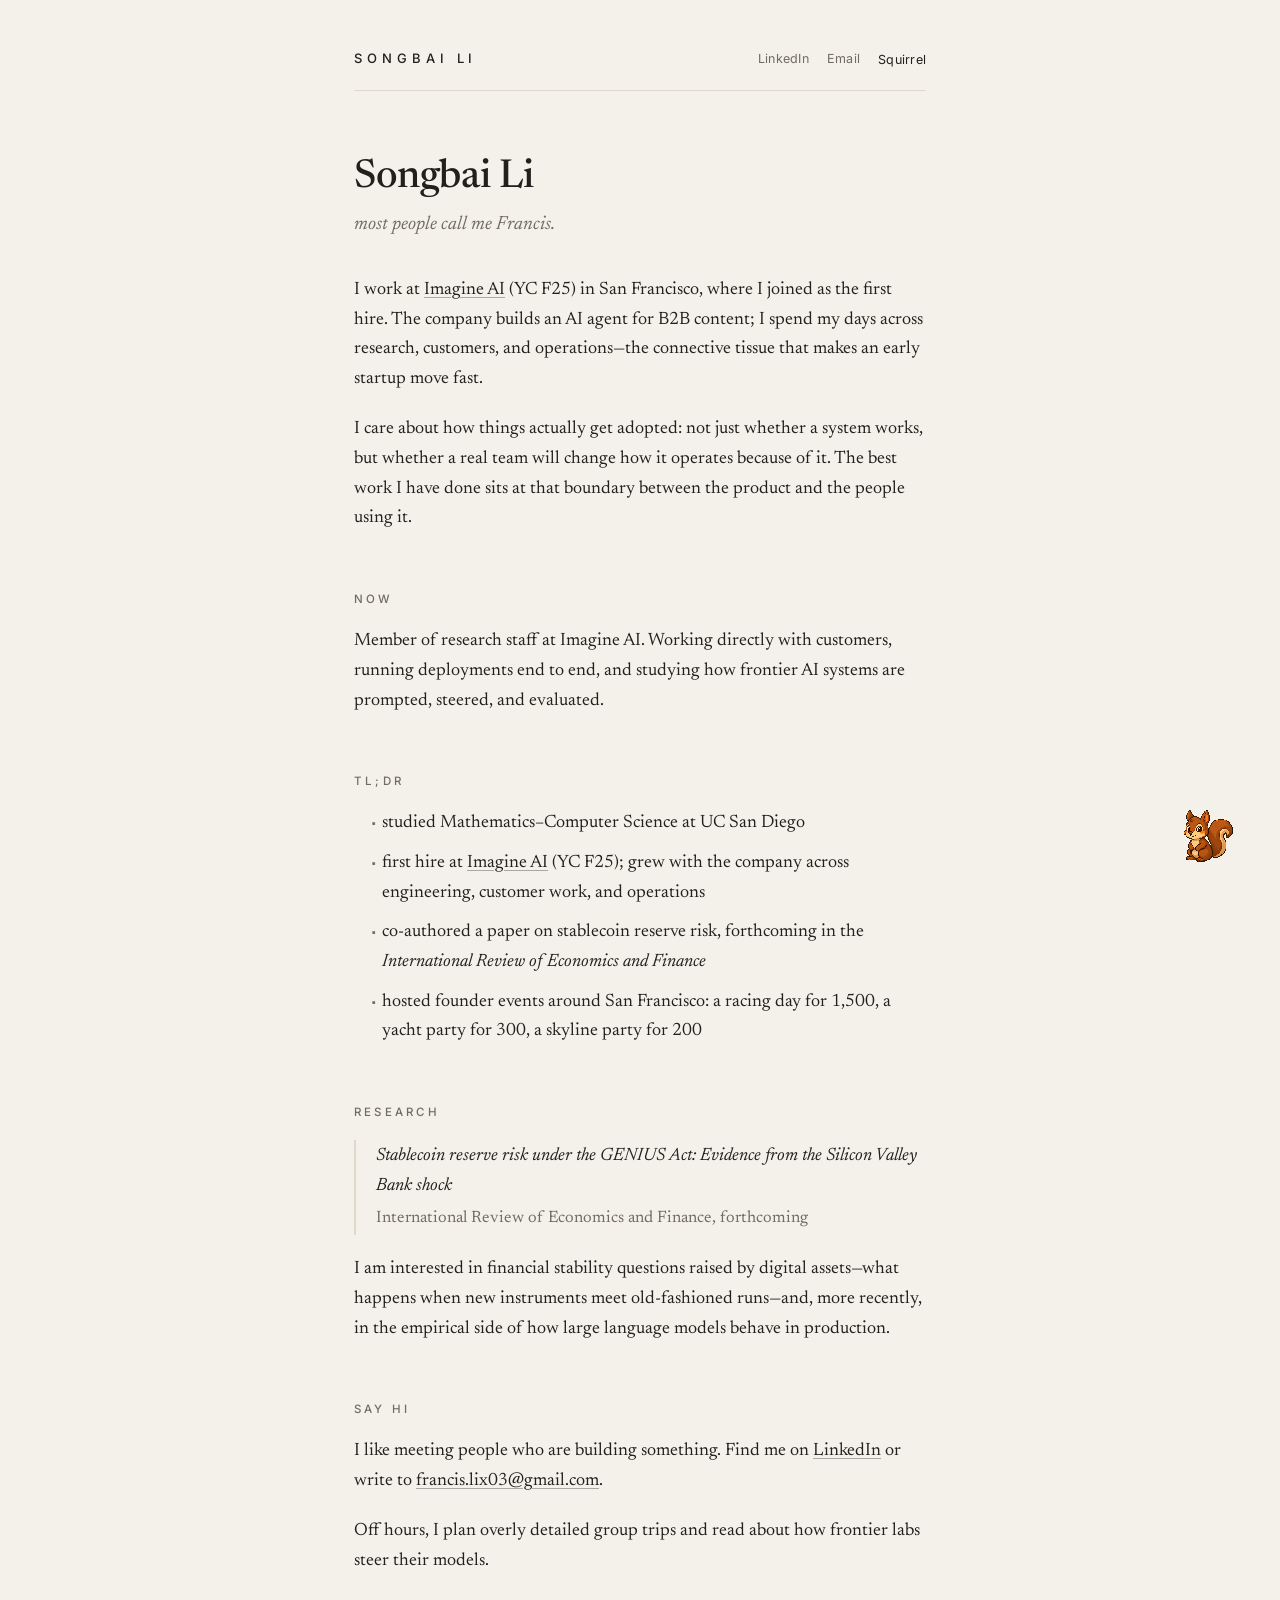
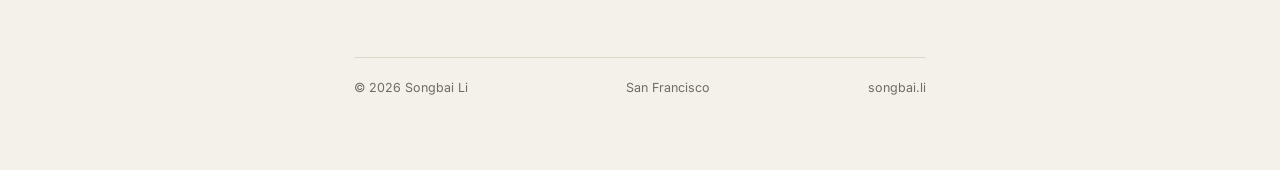
<file: index.html>
<!doctype html>
<html lang="en">
<head>
<meta charset="utf-8">
<meta name="viewport" content="width=device-width, initial-scale=1">
<title>Songbai Li</title>
<meta name="description" content="Songbai (Francis) Li — operator and researcher at Imagine AI (YC F25), based in San Francisco.">
<link rel="canonical" href="https://songbai.li/">
<meta property="og:title" content="Songbai Li">
<meta property="og:description" content="Operator and researcher at Imagine AI (YC F25). Based in San Francisco.">
<meta property="og:url" content="https://songbai.li/">
<meta property="og:type" content="website">
<meta property="og:image" content="https://songbai.li/og.png">
<meta name="twitter:card" content="summary">
<meta name="twitter:title" content="Songbai Li">
<meta name="twitter:description" content="Operator and researcher at Imagine AI (YC F25). Based in San Francisco.">
<meta name="twitter:image" content="https://songbai.li/og.png">
<meta name="theme-color" content="#F4F1EA">
<link rel="icon" href="/favicon.svg" type="image/svg+xml">
<link rel="icon" href="data:image/svg+xml,%3Csvg xmlns='http://www.w3.org/2000/svg' viewBox='0 0 64 64'%3E%3Crect width='64' height='64' rx='12' fill='%23F4F1EA'/%3E%3Ctext x='32' y='45' font-family='Georgia,serif' font-size='38' text-anchor='middle' fill='%2321201C'%3ES%3C/text%3E%3C/svg%3E">
<link rel="preconnect" href="https://fonts.googleapis.com">
<link rel="preconnect" href="https://fonts.gstatic.com" crossorigin>
<link href="https://fonts.googleapis.com/css2?family=Newsreader:ital,opsz,wght@0,6..72,400;0,6..72,500;1,6..72,400&family=Inter:wght@400;500&display=swap" rel="stylesheet">
<link rel="stylesheet" href="/styles.css">
<link rel="stylesheet" href="/mascot/squirrelMascot.css?v=sleep2">
<script type="application/ld+json">
{
  "@context": "https://schema.org",
  "@type": "Person",
  "name": "Songbai Li",
  "alternateName": "Francis",
  "url": "https://songbai.li/",
  "email": "mailto:francis.lix03@gmail.com",
  "jobTitle": "Member of research staff",
  "address": {
    "@type": "PostalAddress",
    "addressLocality": "San Francisco"
  },
  "sameAs": [
    "https://www.linkedin.com/in/songbai-li"
  ],
  "worksFor": {
    "@type": "Organization",
    "name": "Imagine AI",
    "url": "https://imagineai.me"
  }
}
</script>
</head>
<body>
<a class="skip" href="#main">Skip to content</a>
<div class="page">

  <header>
    <a class="wordmark" href="/">Songbai&nbsp;Li</a>
    <nav>
      <a href="https://www.linkedin.com/in/songbai-li">LinkedIn</a>
      <a href="mailto:francis.lix03@gmail.com">Email</a>
      <button type="button" class="companion-toggle" id="companion-toggle" aria-pressed="true" aria-label="Toggle squirrel">Squirrel</button>
    </nav>
  </header>

  <main id="main">
    <h1>Songbai Li</h1>
    <p class="alias">most people call me Francis.</p>

    <p>I work at <a href="https://imagineai.me">Imagine&nbsp;AI</a> (YC&nbsp;F25) in San Francisco, where I joined as the first hire. The company builds an AI agent for B2B content; I spend my days across research, customers, and operations&mdash;the connective tissue that makes an early startup move fast.</p>

    <p>I care about how things actually get adopted: not just whether a system works, but whether a real team will change how it operates because of it. The best work I have done sits at that boundary between the product and the people using it.</p>

    <section id="now">
      <h2 class="label">Now</h2>
      <p>Member of research staff at Imagine&nbsp;AI. Working directly with customers, running deployments end to end, and studying how frontier AI systems are prompted, steered, and evaluated.</p>
    </section>

    <section id="tldr">
      <h2 class="label">TL;DR</h2>
      <ul>
        <li>studied Mathematics&ndash;Computer Science at UC&nbsp;San&nbsp;Diego</li>
        <li>first hire at <a href="https://imagineai.me">Imagine&nbsp;AI</a> (YC&nbsp;F25); grew with the company across engineering, customer work, and operations</li>
        <li>co-authored a paper on stablecoin reserve risk, forthcoming in the <em>International Review of Economics&nbsp;and&nbsp;Finance</em></li>
        <li>hosted founder events around San Francisco: a racing day for 1,500, a yacht party for 300, a skyline party for 200</li>
      </ul>
    </section>

    <section id="research">
      <h2 class="label">Research</h2>
      <div class="cite">
        <span class="title">Stablecoin reserve risk under the GENIUS Act: Evidence from the Silicon Valley Bank shock</span>
        <span class="venue">International Review of Economics and Finance, forthcoming</span>
      </div>
      <p>I am interested in financial stability questions raised by digital assets&mdash;what happens when new instruments meet old-fashioned runs&mdash;and, more recently, in the empirical side of how large language models behave in production.</p>
    </section>

    <section id="hi">
      <h2 class="label">Say hi</h2>
      <p>I like meeting people who are building something. Find me on <a href="https://www.linkedin.com/in/songbai-li">LinkedIn</a> or write to <a href="mailto:francis.lix03@gmail.com">francis.lix03@gmail.com</a>.</p>
      <p>Off hours, I plan overly detailed group trips and read about how frontier labs steer their models.</p>
    </section>
  </main>

  <footer>
    <span>&copy; 2026 Songbai Li</span>
    <span>San Francisco</span>
    <span><a href="https://songbai.li">songbai.li</a></span>
  </footer>

</div>
<script type="module" src="/companion.js?v=sleep2"></script>
</body>
</html>
</file>
<file: styles.css>
:root {
    --bg: #F4F1EA;
    --ink: #21201C;
    --muted: #716C61;
    --hairline: #DFD9CB;
    --serif: "Newsreader", Georgia, "Times New Roman", serif;
    --sans: "Inter", -apple-system, "Helvetica Neue", Arial, sans-serif;
  }
  @media (prefers-color-scheme: dark) {
    :root {
      --bg: #171613;
      --ink: #E9E5DB;
      --muted: #9A9487;
      --hairline: #2E2C26;
    }
  }
  * { box-sizing: border-box; }
  html { scroll-behavior: smooth; }
  body {
    margin: 0;
    background: var(--bg);
    color: var(--ink);
    font-family: var(--serif);
    font-size: 18px;
    line-height: 1.65;
    -webkit-font-smoothing: antialiased;
    text-rendering: optimizeLegibility;
  }
  .page {
    max-width: 620px;
    margin: 0 auto;
    padding: 48px 24px 72px;
  }

  header {
    display: flex;
    align-items: baseline;
    justify-content: space-between;
    gap: 16px;
    padding-bottom: 20px;
    border-bottom: 1px solid var(--hairline);
  }
  .wordmark {
    font-family: var(--sans);
    font-size: 13px;
    font-weight: 500;
    letter-spacing: 0.38em;
    text-transform: uppercase;
    color: var(--ink);
    text-decoration: none;
    white-space: nowrap;
  }
  nav { display: flex; gap: 18px; }
  nav a {
    font-family: var(--sans);
    font-size: 12.5px;
    letter-spacing: 0.02em;
    color: var(--muted);
    text-decoration: none;
  }
  nav a:hover { color: var(--ink); }
  nav button.companion-toggle {
    appearance: none;
    background: none;
    border: 0;
    padding: 0;
    margin: 0;
    font-family: var(--sans);
    font-size: 12.5px;
    letter-spacing: 0.02em;
    color: var(--muted);
    cursor: pointer;
  }
  nav button.companion-toggle:hover,
  nav button.companion-toggle[aria-pressed="true"] { color: var(--ink); }
  .squirrel-mascot-close,
  .squirrel-mascot-restore { display: none; }


  h1 {
    font-family: var(--serif);
    font-weight: 500;
    font-size: 40px;
    line-height: 1.15;
    letter-spacing: -0.01em;
    margin: 64px 0 8px;
  }
  .alias {
    color: var(--muted);
    font-style: italic;
    font-size: 19px;
    margin: 0 0 36px;
  }

  p { margin: 0 0 1.15em; }
  a {
    color: var(--ink);
    text-decoration: underline;
    text-decoration-color: color-mix(in srgb, var(--ink) 35%, transparent);
    text-decoration-thickness: 1px;
    text-underline-offset: 3px;
  }
  a:hover { text-decoration-color: var(--ink); }

  section { margin-top: 56px; }
  .label {
    font-family: var(--sans);
    font-size: 11.5px;
    font-weight: 500;
    letter-spacing: 0.28em;
    text-transform: uppercase;
    color: var(--muted);
    margin: 0 0 18px;
  }

  ul {
    margin: 0 0 1.15em;
    padding-left: 22px;
  }
  li { margin-bottom: 10px; padding-left: 6px; }
  li::marker { content: "▪"; font-size: 11px; color: var(--muted); }

  .cite {
    border-left: 2px solid var(--hairline);
    padding: 2px 0 2px 20px;
    margin: 0 0 1.15em;
  }
  .cite .title { font-style: italic; }
  .cite .venue { color: var(--muted); font-size: 16.5px; display: block; margin-top: 4px; }

  footer {
    margin-top: 80px;
    padding-top: 20px;
    border-top: 1px solid var(--hairline);
    display: flex;
    justify-content: space-between;
    flex-wrap: wrap;
    gap: 8px;
    font-family: var(--sans);
    font-size: 12.5px;
    color: var(--muted);
  }
  footer a { color: var(--muted); text-decoration: none; }
  footer a:hover { color: var(--ink); }

  @media (max-width: 480px) {
    body { font-size: 17px; }
    h1 { font-size: 33px; margin-top: 48px; }
    .wordmark { letter-spacing: 0.28em; }
  }

  h2.label {
    font-family: var(--sans);
    font-size: 11.5px;
    font-weight: 500;
    letter-spacing: 0.28em;
    text-transform: uppercase;
    color: var(--muted);
    margin: 0 0 18px;
  }

  :focus-visible {
    outline: 1px solid var(--ink);
    outline-offset: 3px;
  }
  a:focus-visible {
    outline: none;
    text-decoration: underline;
    text-decoration-color: var(--ink);
    text-decoration-thickness: 1px;
    text-underline-offset: 3px;
  }
  nav a:focus-visible,
  nav button.companion-toggle:focus-visible,
  .wordmark:focus-visible,
  footer a:focus-visible {
    outline: none;
    color: var(--ink);
    text-decoration: underline;
    text-decoration-color: var(--ink);
    text-decoration-thickness: 1px;
    text-underline-offset: 3px;
  }

  .skip {
    position: absolute;
    left: 16px;
    top: 0;
    z-index: 20;
    transform: translateY(-160%);
    padding: 8px 12px;
    background: var(--bg);
    color: var(--ink);
    font-family: var(--sans);
    font-size: 12.5px;
    letter-spacing: 0.02em;
    text-decoration: none;
    border: 1px solid var(--hairline);
  }
  .skip:focus,
  .skip:focus-visible {
    transform: none;
    top: 12px;
    outline: 1px solid var(--ink);
    outline-offset: 2px;
    text-decoration: none;
  }

  .not-found { margin-top: 8px; }
  .not-found h1 { margin-bottom: 16px; }
  .not-found .home-link {
    font-family: var(--sans);
    font-size: 13px;
    letter-spacing: 0.02em;
  }
</file>
<file: mascot/squirrelMascot.css>
/**
 * Homepage squirrel overlay. Pixelated PNG poses.
 * Overlay is pointer-events:none; only the squirrel sprite receives input.
 */

.squirrel-mascot-root {
  --sm-size: 96px;
  --sm-z: 45;
  --sm-glove-open: url("/mascot/art/glove-open.png");
  --sm-glove-grab: url("/mascot/art/glove-grab.png");
  --sm-accent: #e07a3d;

  position: fixed;
  inset: 0;
  z-index: var(--sm-z);
  pointer-events: none;
  overflow: hidden;
}

.squirrel-mascot-root[data-enabled="false"] {
  visibility: hidden;
}

.squirrel-mascot-nest {
  display: none !important;
}

.squirrel-mascot-nut {
  position: absolute;
  z-index: 0;
  pointer-events: none;
}

.squirrel-mascot-nest {
  width: calc(var(--sm-size) * 1.28);
  height: calc(var(--sm-size) * 0.74);
  opacity: 0;
  transform-origin: 50% 80%;
}

.squirrel-mascot-nest[data-open="true"] {
  opacity: 1;
}

.squirrel-mascot-nut {
  width: 26px;
  height: 26px;
  opacity: 0;
}

.squirrel-mascot-nut[data-open="true"] {
  opacity: 1;
}

.squirrel-mascot-nut[data-eaten="true"] {
  opacity: 0;
}

.squirrel-mascot-nest img,
.squirrel-mascot-nut img,
.squirrel-mascot-stage img {
  display: block;
  width: 100%;
  height: 100%;
  object-fit: contain;
  pointer-events: none;
  image-rendering: pixelated;
  image-rendering: crisp-edges;
}

.squirrel-mascot-actor {
  position: absolute;
  z-index: 1;
  width: var(--sm-size);
  height: var(--sm-size);
  pointer-events: auto;
  touch-action: none;
  cursor: var(--sm-glove-open) 16 16, pointer;
  user-select: none;
  -webkit-user-select: none;
  transform-origin: 50% 80%;
  transition: none;
}

.squirrel-mascot-root[data-cursor="pet"] .squirrel-mascot-actor,
.squirrel-mascot-actor[data-cursor="pet"] {
  cursor: var(--sm-glove-open) 16 16, pointer;
}

.squirrel-mascot-root[data-cursor="grab"] .squirrel-mascot-actor,
.squirrel-mascot-actor[data-cursor="grab"],
.squirrel-mascot-actor:active,
.squirrel-mascot-actor[data-dragging="true"] {
  cursor: var(--sm-glove-grab) 16 16, grabbing;
}

html.squirrel-mascot-grabbing,
html.squirrel-mascot-grabbing * {
  cursor: var(--sm-glove-grab) 16 16, grabbing !important;
}

.squirrel-mascot-actor:focus-visible {
  outline: 2px solid var(--sm-accent);
  outline-offset: 4px;
  border-radius: 50%;
}

.squirrel-mascot-stage {
  position: relative;
  width: 100%;
  height: 100%;
}

.squirrel-mascot-actor[data-pose="held"] {
  filter: drop-shadow(0 10px 8px rgba(33, 32, 28, 0.14));
}

.squirrel-mascot-actor[data-pose="sleep"]::after {
  content: "z";
  position: absolute;
  left: 70%;
  top: 8%;
  font-family: Georgia, "Times New Roman", serif;
  font-size: 11px;
  font-weight: 700;
  color: #5c3a1e;
  opacity: 0.28;
  pointer-events: none;
}

.squirrel-mascot-close,
.squirrel-mascot-restore,
.squirrel-mascot-bubble {
  display: none !important;
}

@media (prefers-reduced-motion: reduce) {
  .squirrel-mascot-actor[data-pose="sleep"]::after {
    animation: none;
  }
}

.squirrel-mascot-root[data-reduced="true"] .squirrel-mascot-actor[data-pose="sleep"]::after {
  animation: none;
}
</file>
